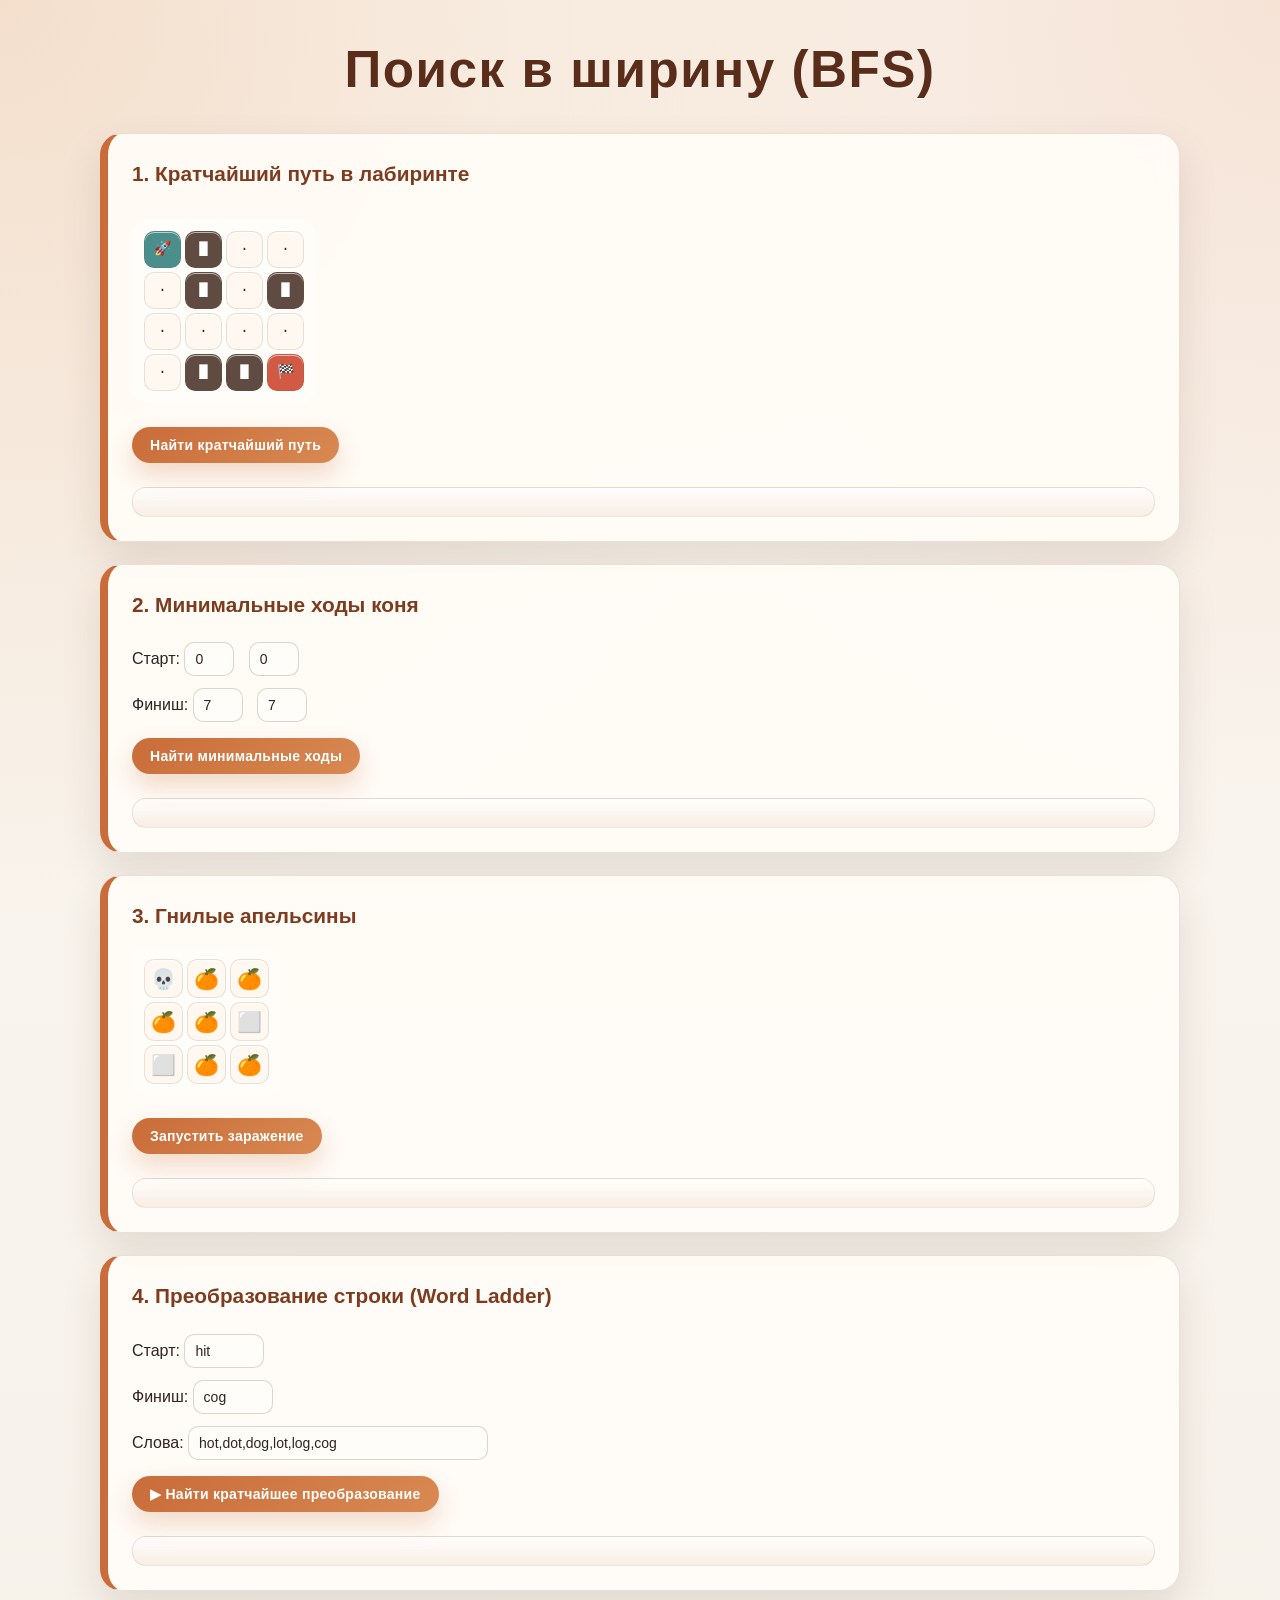
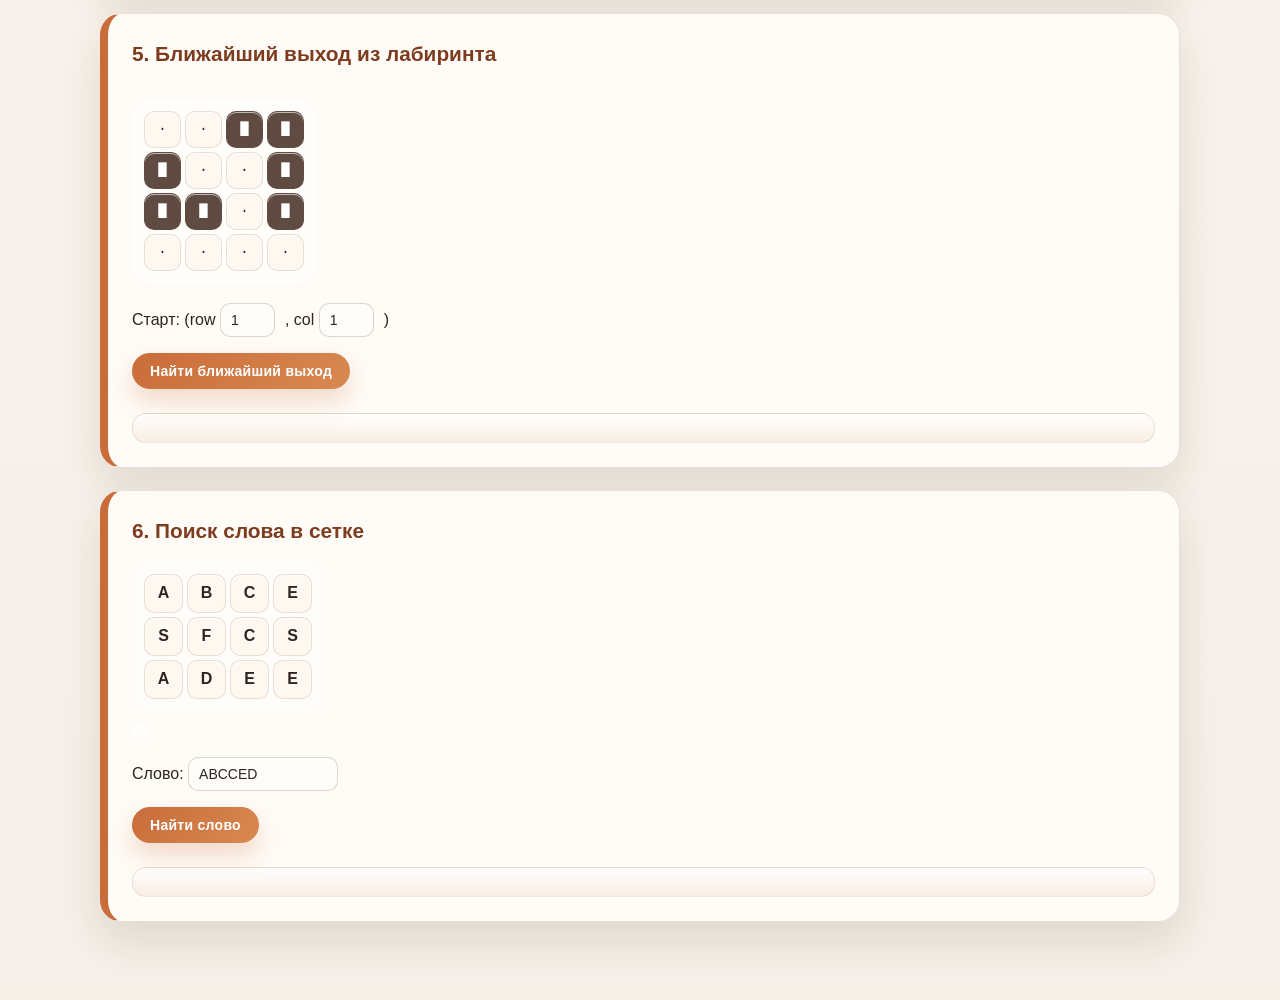
<file: index.html>
<!DOCTYPE html>
<html lang="ru">
<head>
    <meta charset="UTF-8">
    <meta name="viewport" content="width=device-width, initial-scale=1.0">
    <title>BFS - Демонстрация задач</title>
    <style>
        :root {
            --bg: #f4efe7;
            --surface: rgba(255, 252, 247, 0.92);
            --surface-strong: #fffdf9;
            --text: #2f241f;
            --accent: #c96c3a;
            --accent-dark: #9e4f25;
            --border: rgba(116, 82, 65, 0.16);
            --shadow: 0 18px 40px rgba(78, 48, 31, 0.12);
        }
        body {
            font-family: 'Trebuchet MS', 'Segoe UI', sans-serif;
            max-width: 1080px;
            margin: 0 auto;
            padding: 32px 20px 56px;
            color: var(--text);
            line-height: 1.5;
            background:
                radial-gradient(circle at top left, rgba(230, 180, 140, 0.35), transparent 32%),
                radial-gradient(circle at top right, rgba(222, 140, 101, 0.18), transparent 28%),
                linear-gradient(180deg, #fbf6ef 0%, var(--bg) 100%);
        }
        h1 {
            margin: 0 0 24px;
            font-size: clamp(2rem, 4vw, 3.2rem);
            letter-spacing: 0.03em;
            text-align: center;
            color: #5a2d1b;
            text-shadow: 0 1px 0 rgba(255,255,255,0.65);
        }
        .task {
            background: var(--surface);
            margin: 22px 0;
            padding: 24px;
            border: 1px solid var(--border);
            border-left: 8px solid var(--accent);
            border-radius: 22px;
            box-shadow: var(--shadow);
            backdrop-filter: blur(10px);
        }
        .task h2 {
            margin: 0 0 16px 0;
            font-size: 1.3em;
            color: #7d3c1f;
        }
        button {
            background: linear-gradient(135deg, var(--accent) 0%, #d88951 100%);
            color: white;
            border: none;
            padding: 10px 18px;
            cursor: pointer;
            font-family: inherit;
            font-size: 14px;
            font-weight: 700;
            letter-spacing: 0.02em;
            margin: 10px 0;
            border-radius: 999px;
            box-shadow: 0 12px 24px rgba(201, 108, 58, 0.24);
            transition: transform 0.18s ease, box-shadow 0.18s ease, background 0.18s ease;
        }
        button:hover {
            background: linear-gradient(135deg, var(--accent-dark) 0%, #b36233 100%);
            transform: translateY(-1px);
            box-shadow: 0 16px 28px rgba(158, 79, 37, 0.28);
        }
        button:active {
            transform: translateY(0);
        }
        input, select {
            padding: 8px 10px;
            font-family: inherit;
            font-size: 14px;
            margin: 6px 10px 6px 0;
            border: 1px solid rgba(142, 101, 80, 0.28);
            border-radius: 10px;
            background: var(--surface-strong);
            color: var(--text);
            box-sizing: border-box;
        }
        input:focus, select:focus {
            outline: 2px solid rgba(201, 108, 58, 0.22);
            border-color: var(--accent);
        }
        .result {
            background: linear-gradient(180deg, rgba(255,255,255,0.88) 0%, rgba(248, 237, 227, 0.95) 100%);
            padding: 14px 16px;
            margin-top: 14px;
            font-family: 'Consolas', 'Courier New', monospace;
            white-space: pre-wrap;
            border-radius: 14px;
            border: 1px solid rgba(160, 116, 89, 0.18);
            color: #4b332a;
        }
        .maze {
            font-family: 'Consolas', 'Courier New', monospace;
            margin: 14px 0;
            display: inline-block;
            padding: 10px;
            background: rgba(255,255,255,0.45);
            border-radius: 16px;
        }
        .maze-row {
            display: flex;
        }
        .maze-cell {
            width: 35px;
            height: 35px;
            display: flex;
            align-items: center;
            justify-content: center;
            border: 1px solid rgba(116, 82, 65, 0.16);
            font-size: 14px;
            border-radius: 10px;
            margin: 2px;
            background: #fff8f1;
            box-shadow: inset 0 1px 0 rgba(255,255,255,0.6);
        }
        .wall { background: #5f4b42; color: white; }
        .path { background: #5da271; color: white; }
        .start { background: #4b8f8c; color: white; }
        .end { background: #d15a45; color: white; }
        .fresh { background: #f2b544; color: #4a331e; }
        .rotten { background: #c95643; color: white; }
        .empty { background: #efe3d6; }
        table {
            border-collapse: separate;
            border-spacing: 4px;
            margin: 12px 0;
            background: rgba(255,255,255,0.42);
            padding: 8px;
            border-radius: 16px;
        }
        td {
            width: 35px;
            height: 35px;
            text-align: center;
            border: 1px solid rgba(116, 82, 65, 0.16);
            border-radius: 10px;
            background: #fff8f1;
            box-shadow: inset 0 1px 0 rgba(255,255,255,0.65);
        }
        @media (max-width: 720px) {
            body {
                padding: 20px 14px 36px;
            }
            .task {
                padding: 18px;
                border-radius: 18px;
            }
            .maze-cell,
            td {
                width: 30px;
                height: 30px;
                font-size: 13px;
            }
            input[style*="width:300px"] {
                max-width: 100%;
            }
        }
    </style>
</head>
<body>
    <h1>Поиск в ширину (BFS)</h1>

    <!-- ЗАДАЧА 1 -->
    <div class="task">
        <h2>1. Кратчайший путь в лабиринте</h2>
        <div id="maze1"></div>
        <button onclick="task1()">Найти кратчайший путь</button>
        <div id="result1" class="result"></div>
    </div>

    <!-- ЗАДАЧА 2 -->
    <div class="task">
        <h2>2. Минимальные ходы коня</h2>
        <div>Старт: <input type="number" id="kx1" value="0" min="0" max="7" style="width:50px"> 
             <input type="number" id="ky1" value="0" min="0" max="7" style="width:50px"></div>
        <div>Финиш: <input type="number" id="kx2" value="7" min="0" max="7" style="width:50px"> 
             <input type="number" id="ky2" value="7" min="0" max="7" style="width:50px"></div>
        <button onclick="task2()">Найти минимальные ходы</button>
        <div id="result2" class="result"></div>
    </div>

    <!-- ЗАДАЧА 3 -->
    <div class="task">
        <h2>3. Гнилые апельсины</h2>
        <div id="orangesDisplay"></div>
        <button onclick="task3()">Запустить заражение</button>
        <div id="result3" class="result"></div>
    </div>

    <!-- ЗАДАЧА 4 -->
    <div class="task">
        <h2>4. Преобразование строки (Word Ladder)</h2>
        <div>Старт: <input type="text" id="startWord" value="hit" style="width:80px"></div>
        <div>Финиш: <input type="text" id="endWord" value="cog" style="width:80px"></div>
        <div>Слова: <input type="text" id="wordList" value="hot,dot,dog,lot,log,cog" style="width:300px"></div>
        <button onclick="task4()">▶ Найти кратчайшее преобразование</button>
        <div id="result4" class="result"></div>
    </div>

    <!-- ЗАДАЧА 5 -->
    <div class="task">
        <h2>5. Ближайший выход из лабиринта</h2>
        <div id="maze5"></div>
        <div>Старт: (row <input type="number" id="startRow5" value="1" min="0" max="3">, 
                col <input type="number" id="startCol5" value="1" min="0" max="3">)</div>
        <button onclick="task5()">Найти ближайший выход</button>
        <div id="result5" class="result"></div>
    </div>

    <!-- ЗАДАЧА 6 -->
    <div class="task">
        <h2>6. Поиск слова в сетке</h2>
        <div id="grid"></div>
        <div>Слово: <input type="text" id="searchWord" value="ABCCED" style="width:150px"></div>
        <button onclick="task6()">Найти слово</button>
        <div id="result6" class="result"></div>
    </div>

    <script>
        //ЗАДАЧА 1: Кратчайший путь в лабиринте
        const maze1 = [
            [0, 1, 0, 0],
            [0, 1, 0, 1],
            [0, 0, 0, 0],
            [0, 1, 1, 0]
        ];
        
        function drawMaze1() {
            let html = '<div class="maze">';
            for (let i = 0; i < maze1.length; i++) {
                html += '<div class="maze-row">';
                for (let j = 0; j < maze1[0].length; j++) {
                    let cls = 'maze-cell';
                    let content = maze1[i][j] === 1 ? '█' : '·';
                    if (i === 0 && j === 0) { cls += ' start'; content = '🚀'; }
                    if (i === 3 && j === 3) { cls += ' end'; content = '🏁'; }
                    if (maze1[i][j] === 1) cls += ' wall';
                    html += `<div class="${cls}">${content}</div>`;
                }
                html += '</div>';
            }
            html += '</div>';
            document.getElementById('maze1').innerHTML = html;
        }

        function shortestPath(maze, start, end) {
            const rows = maze.length, cols = maze[0].length;
            const queue = [[start[0], start[1], 0]];
            const visited = Array(rows).fill().map(() => Array(cols).fill(false));
            visited[start[0]][start[1]] = true;
            
            const dirs = [[1,0], [-1,0], [0,1], [0,-1]];
            
            while (queue.length > 0) {
                const [row, col, dist] = queue.shift();
                if (row === end[0] && col === end[1]) return dist;
                
                for (const [dr, dc] of dirs) {
                    const nr = row + dr, nc = col + dc;
                    if (nr >= 0 && nr < rows && nc >= 0 && nc < cols && 
                        maze[nr][nc] === 0 && !visited[nr][nc]) {
                        visited[nr][nc] = true;
                        queue.push([nr, nc, dist + 1]);
                    }
                }
            }
            return -1;
        }

        function task1() {
            const dist = shortestPath(maze1, [0, 0], [3, 3]);
            document.getElementById('result1').innerHTML = dist === -1 
                ? 'Путь не найден' 
                : `Кратчайший путь: ${dist} шагов`;
        }

        //ЗАДАЧА 2: Ходы коня 
        function knightMoves(x1, y1, x2, y2) {
            const moves = [[-2,-1], [-2,1], [-1,-2], [-1,2], [1,-2], [1,2], [2,-1], [2,1]];
            const queue = [[x1, y1, 0]];
            const visited = Array(8).fill().map(() => Array(8).fill(false));
            visited[x1][y1] = true;
            
            while (queue.length > 0) {
                const [x, y, dist] = queue.shift();
                if (x === x2 && y === y2) return dist;
                
                for (const [dx, dy] of moves) {
                    const nx = x + dx, ny = y + dy;
                    if (nx >= 0 && nx < 8 && ny >= 0 && ny < 8 && !visited[nx][ny]) {
                        visited[nx][ny] = true;
                        queue.push([nx, ny, dist + 1]);
                    }
                }
            }
            return -1;
        }

        function task2() {
            const x1 = parseInt(document.getElementById('kx1').value);
            const y1 = parseInt(document.getElementById('ky1').value);
            const x2 = parseInt(document.getElementById('kx2').value);
            const y2 = parseInt(document.getElementById('ky2').value);
            const moves = knightMoves(x1, y1, x2, y2);
            document.getElementById('result2').innerHTML = `Минимальное количество ходов: ${moves}`;
        }

        //ЗАДАЧА 3: Гнилые апельсины 
        const oranges = [
            [2, 1, 1],
            [1, 1, 0],
            [0, 1, 1]
        ];
        
        function drawOranges(state) {
            let html = '<table>';
            for (let i = 0; i < state.length; i++) {
                html += '<tr>';
                for (let j = 0; j < state[0].length; j++) {
                    let content = '';
                    if (state[i][j] === 0) { content = '⬜'; }
                    else if (state[i][j] === 1) { content = '🍊'; }
                    else if (state[i][j] === 2) { content = '💀'; }
                    html += `<td style="font-size:20px">${content}</td>`;
                }
                html += '</tr>';
            }
            html += '</table>';
            document.getElementById('orangesDisplay').innerHTML = html;
        }

        function rottenOranges(grid) {
            const rows = grid.length, cols = grid[0].length;
            const queue = [];
            let fresh = 0;
            
            for (let i = 0; i < rows; i++) {
                for (let j = 0; j < cols; j++) {
                    if (grid[i][j] === 2) queue.push([i, j, 0]);
                    if (grid[i][j] === 1) fresh++;
                }
            }
            
            const dirs = [[1,0], [-1,0], [0,1], [0,-1]];
            let time = 0;
            
            while (queue.length > 0) {
                const [row, col, t] = queue.shift();
                time = t;
                
                for (const [dr, dc] of dirs) {
                    const nr = row + dr, nc = col + dc;
                    if (nr >= 0 && nr < rows && nc >= 0 && nc < cols && grid[nr][nc] === 1) {
                        grid[nr][nc] = 2;
                        fresh--;
                        queue.push([nr, nc, t + 1]);
                    }
                }
            }
            
            return fresh === 0 ? time : -1;
        }

        function task3() {
            const copy = oranges.map(row => [...row]);
            const time = rottenOranges(copy);
            drawOranges(copy);
            document.getElementById('result3').innerHTML = time === -1 
                ? 'Не все апельсины могут сгнить' 
                : `Время заражения: ${time} минут`;
        }

        //ЗАДАЧА 4: Преобразование строки
        function wordLadder(start, end, wordSet) {
            if (!wordSet.has(end)) return 0;
            
            const queue = [[start, 1]];
            const visited = new Set();
            visited.add(start);
            
            while (queue.length > 0) {
                const [word, steps] = queue.shift();
                if (word === end) return steps;
                
                for (let i = 0; i < word.length; i++) {
                    for (let code = 97; code <= 122; code++) {
                        const newWord = word.slice(0, i) + String.fromCharCode(code) + word.slice(i + 1);
                        if (wordSet.has(newWord) && !visited.has(newWord)) {
                            visited.add(newWord);
                            queue.push([newWord, steps + 1]);
                        }
                    }
                }
            }
            return 0;
        }

        function task4() {
            const start = document.getElementById('startWord').value;
            const end = document.getElementById('endWord').value;
            const words = document.getElementById('wordList').value.split(',');
            const wordSet = new Set(words.map(w => w.trim()));
            const steps = wordLadder(start, end, wordSet);
            document.getElementById('result4').innerHTML = steps 
                ? `Минимальное количество шагов: ${steps}` 
                : `Путь не найден`;
        }

        //ЗАДАЧА 5: Ближайший выход
        const maze5 = [
            [0, 0, 1, 1],
            [1, 0, 0, 1],
            [1, 1, 0, 1],
            [0, 0, 0, 0]
        ];
        
        function drawMaze5() {
            let html = '<div class="maze">';
            for (let i = 0; i < maze5.length; i++) {
                html += '<div class="maze-row">';
                for (let j = 0; j < maze5[0].length; j++) {
                    let cls = 'maze-cell';
                    let content = maze5[i][j] === 1 ? '█' : '·';
                    if (maze5[i][j] === 1) cls += ' wall';
                    html += `<div class="${cls}">${content}</div>`;
                }
                html += '</div>';
            }
            html += '</div>';
            document.getElementById('maze5').innerHTML = html;
        }

        function nearestExit(maze, start) {
            const rows = maze.length, cols = maze[0].length;
            const queue = [[start[0], start[1], 0]];
            const visited = Array(rows).fill().map(() => Array(cols).fill(false));
            visited[start[0]][start[1]] = true;
            
            const dirs = [[1,0], [-1,0], [0,1], [0,-1]];
            
            while (queue.length > 0) {
                const [row, col, dist] = queue.shift();
                if ((row === 0 || row === rows-1 || col === 0 || col === cols-1) && dist > 0) {
                    return dist;
                }
                
                for (const [dr, dc] of dirs) {
                    const nr = row + dr, nc = col + dc;
                    if (nr >= 0 && nr < rows && nc >= 0 && nc < cols && 
                        maze[nr][nc] === 0 && !visited[nr][nc]) {
                        visited[nr][nc] = true;
                        queue.push([nr, nc, dist + 1]);
                    }
                }
            }
            return -1;
        }

        function task5() {
            const startRow = parseInt(document.getElementById('startRow5').value);
            const startCol = parseInt(document.getElementById('startCol5').value);
            const dist = nearestExit(maze5, [startRow, startCol]);
            document.getElementById('result5').innerHTML = dist === -1 
                ? 'Выход не найден' 
                : `Ближайший выход: ${dist} шагов`;
        }

        // ЗАДАЧА 6: Поиск слова 
        const grid = [
            ['A','B','C','E'],
            ['S','F','C','S'],
            ['A','D','E','E']
        ];
        
        function drawGrid() {
            let html = '<table>';
            for (let i = 0; i < grid.length; i++) {
                html += '<tr>';
                for (let j = 0; j < grid[0].length; j++) {
                    html += `<td style="font-weight:bold">${grid[i][j]}</td>`;
                }
                html += '</tr>';
            }
            html += '<table>';
            document.getElementById('grid').innerHTML = html;
        }

        function existWord(board, word) {
            const rows = board.length, cols = board[0].length;
            
            function dfs(row, col, index) {
                if (index === word.length) return true;
                if (row < 0 || row >= rows || col < 0 || col >= cols || 
                    board[row][col] !== word[index]) return false;
                
                const temp = board[row][col];
                board[row][col] = '#';
                
                const found = dfs(row+1, col, index+1) || dfs(row-1, col, index+1) ||
                             dfs(row, col+1, index+1) || dfs(row, col-1, index+1);
                
                board[row][col] = temp;
                return found;
            }
            
            for (let i = 0; i < rows; i++) {
                for (let j = 0; j < cols; j++) {
                    if (dfs(i, j, 0)) return true;
                }
            }
            return false;
        }

        function task6() {
            const word = document.getElementById('searchWord').value;
            const boardCopy = grid.map(row => [...row]);
            const found = existWord(boardCopy, word);
            document.getElementById('result6').innerHTML = found 
                ? `Слово "${word}" НАЙДЕНО в сетке!` 
                : ` Слово "${word}" НЕ НАЙДЕНО в сетке`;
        }

        // инициализаця
        drawMaze1();
        drawOranges(oranges);
        drawMaze5();
        drawGrid();
    </script>
</body>
</html>
</file>
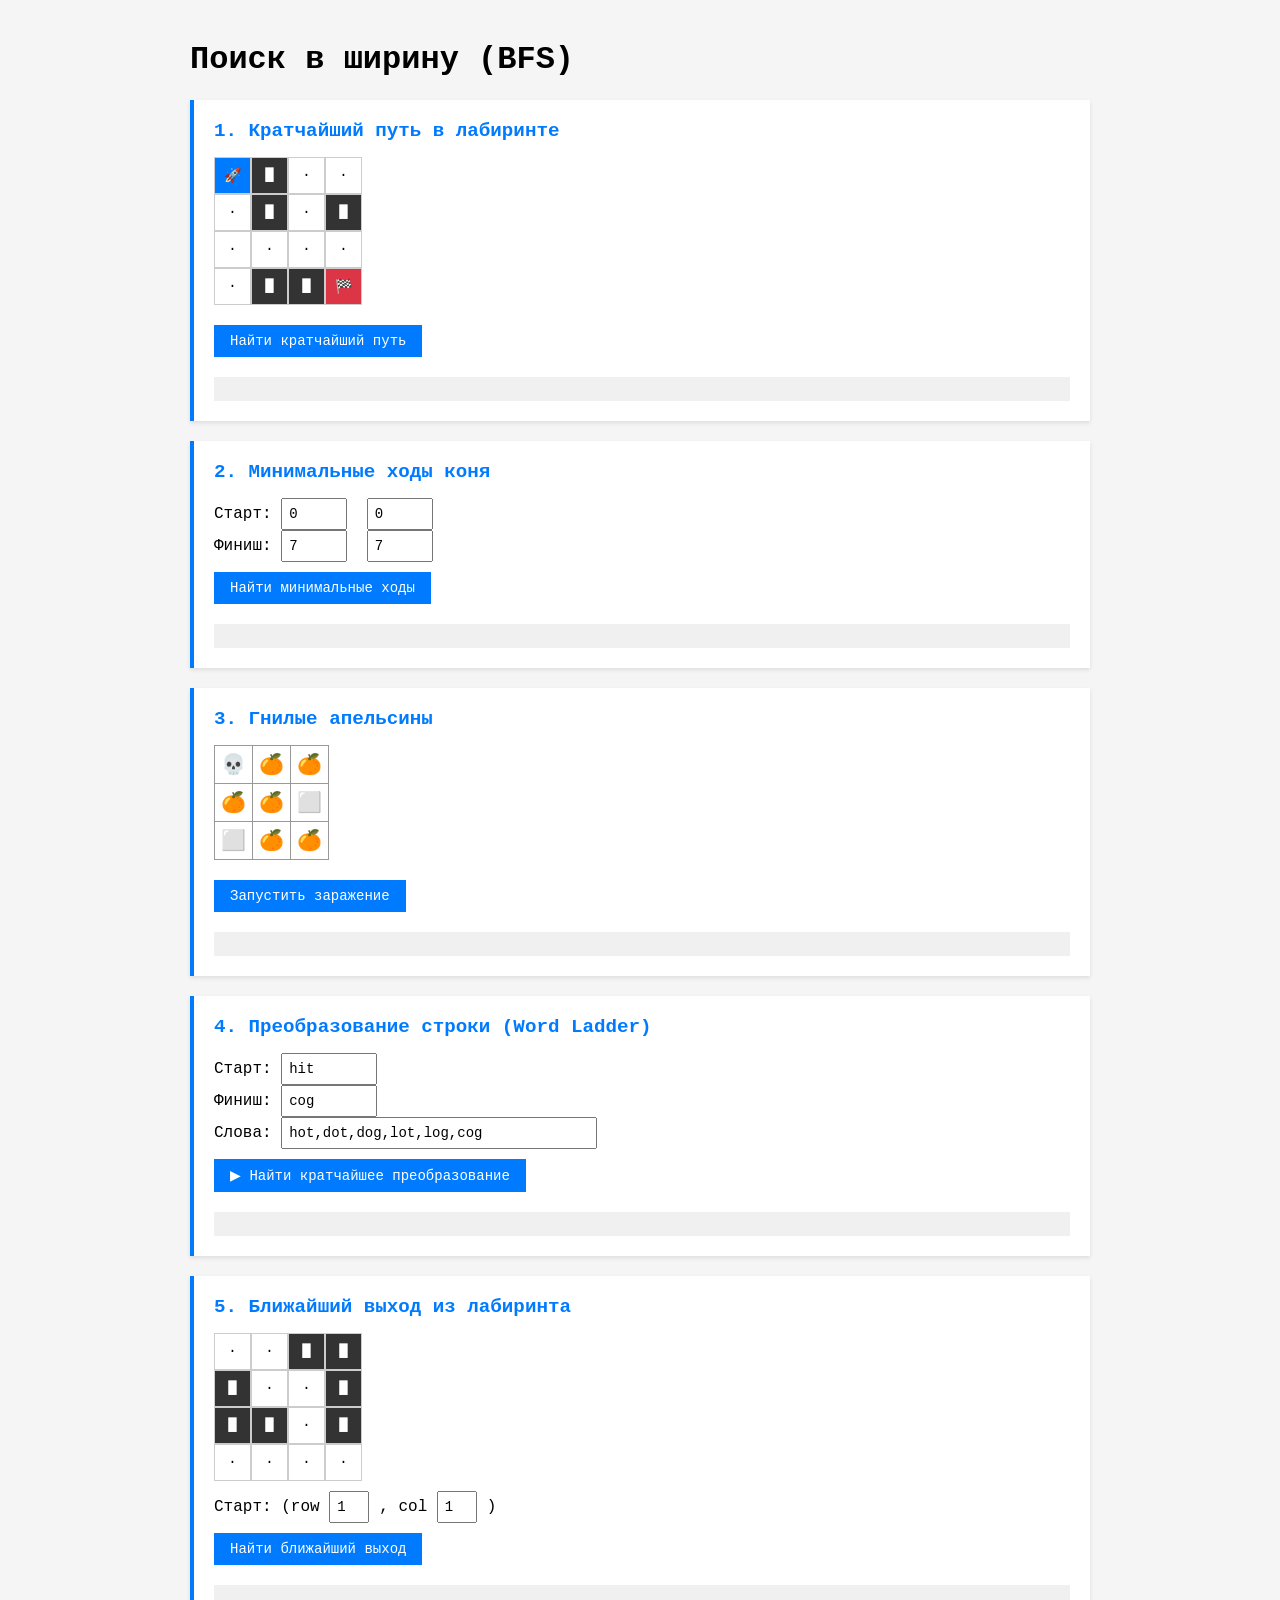
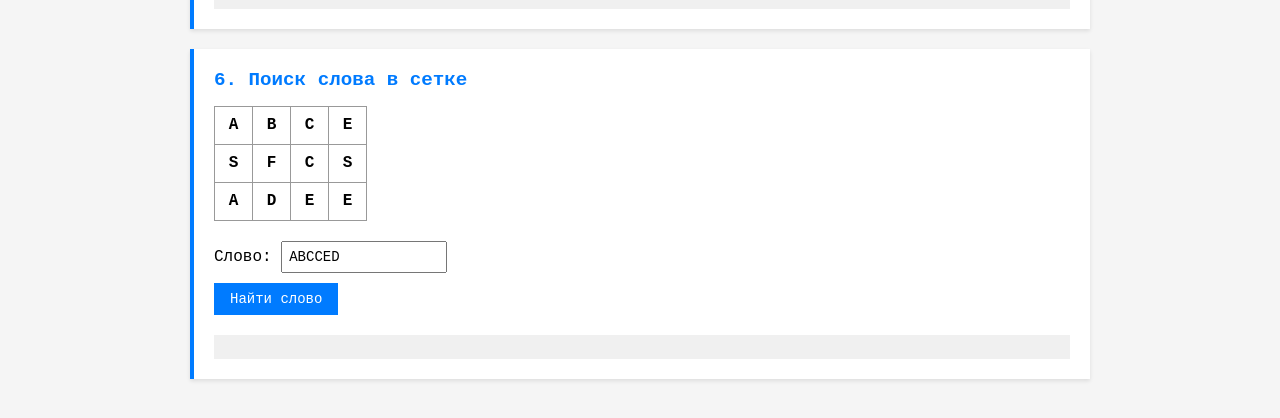
<file: BFS/index.html>
<!DOCTYPE html>
<html lang="ru">
<head>
    <meta charset="UTF-8">
    <meta name="viewport" content="width=device-width, initial-scale=1.0">
    <title>BFS - Демонстрация задач</title>
    <style>
        body {
            font-family: 'Courier New', monospace;
            max-width: 900px;
            margin: 0 auto;
            padding: 20px;
            background: #f5f5f5;
        }
        .task {
            background: white;
            margin: 20px 0;
            padding: 20px;
            border-left: 4px solid #007bff;
            box-shadow: 0 2px 4px rgba(0,0,0,0.1);
        }
        .task h2 {
            margin: 0 0 15px 0;
            font-size: 1.2em;
            color: #007bff;
        }
        button {
            background: #007bff;
            color: white;
            border: none;
            padding: 8px 16px;
            cursor: pointer;
            font-family: monospace;
            font-size: 14px;
            margin: 10px 0;
        }
        button:hover {
            background: #0056b3;
        }
        input, select {
            padding: 6px;
            font-family: monospace;
            font-size: 14px;
            margin-right: 10px;
        }
        .result {
            background: #f0f0f0;
            padding: 12px;
            margin-top: 10px;
            font-family: monospace;
            white-space: pre-wrap;
        }
        .maze {
            font-family: monospace;
            margin: 10px 0;
        }
        .maze-row {
            display: flex;
        }
        .maze-cell {
            width: 35px;
            height: 35px;
            display: flex;
            align-items: center;
            justify-content: center;
            border: 1px solid #ccc;
            font-size: 14px;
        }
        .wall { background: #333; color: white; }
        .path { background: #28a745; color: white; }
        .start { background: #007bff; color: white; }
        .end { background: #dc3545; color: white; }
        .fresh { background: #ffc107; }
        .rotten { background: #dc3545; color: white; }
        .empty { background: #ecf0f1; }
        table {
            border-collapse: collapse;
            margin: 10px 0;
        }
        td {
            width: 35px;
            height: 35px;
            text-align: center;
            border: 1px solid #999;
        }
    </style>
</head>
<body>
    <h1>Поиск в ширину (BFS)</h1>

    <!-- ЗАДАЧА 1 -->
    <div class="task">
        <h2>1. Кратчайший путь в лабиринте</h2>
        <div id="maze1"></div>
        <button onclick="task1()">Найти кратчайший путь</button>
        <div id="result1" class="result"></div>
    </div>

    <!-- ЗАДАЧА 2 -->
    <div class="task">
        <h2>2. Минимальные ходы коня</h2>
        <div>Старт: <input type="number" id="kx1" value="0" min="0" max="7" style="width:50px"> 
             <input type="number" id="ky1" value="0" min="0" max="7" style="width:50px"></div>
        <div>Финиш: <input type="number" id="kx2" value="7" min="0" max="7" style="width:50px"> 
             <input type="number" id="ky2" value="7" min="0" max="7" style="width:50px"></div>
        <button onclick="task2()">Найти минимальные ходы</button>
        <div id="result2" class="result"></div>
    </div>

    <!-- ЗАДАЧА 3 -->
    <div class="task">
        <h2>3. Гнилые апельсины</h2>
        <div id="orangesDisplay"></div>
        <button onclick="task3()">Запустить заражение</button>
        <div id="result3" class="result"></div>
    </div>

    <!-- ЗАДАЧА 4 -->
    <div class="task">
        <h2>4. Преобразование строки (Word Ladder)</h2>
        <div>Старт: <input type="text" id="startWord" value="hit" style="width:80px"></div>
        <div>Финиш: <input type="text" id="endWord" value="cog" style="width:80px"></div>
        <div>Слова: <input type="text" id="wordList" value="hot,dot,dog,lot,log,cog" style="width:300px"></div>
        <button onclick="task4()">▶ Найти кратчайшее преобразование</button>
        <div id="result4" class="result"></div>
    </div>

    <!-- ЗАДАЧА 5 -->
    <div class="task">
        <h2>5. Ближайший выход из лабиринта</h2>
        <div id="maze5"></div>
        <div>Старт: (row <input type="number" id="startRow5" value="1" min="0" max="3">, 
                col <input type="number" id="startCol5" value="1" min="0" max="3">)</div>
        <button onclick="task5()">Найти ближайший выход</button>
        <div id="result5" class="result"></div>
    </div>

    <!-- ЗАДАЧА 6 -->
    <div class="task">
        <h2>6. Поиск слова в сетке</h2>
        <div id="grid"></div>
        <div>Слово: <input type="text" id="searchWord" value="ABCCED" style="width:150px"></div>
        <button onclick="task6()">Найти слово</button>
        <div id="result6" class="result"></div>
    </div>

    <script>
        //ЗАДАЧА 1: Кратчайший путь в лабиринте
        const maze1 = [
            [0, 1, 0, 0],
            [0, 1, 0, 1],
            [0, 0, 0, 0],
            [0, 1, 1, 0]
        ];
        
        function drawMaze1() {
            let html = '<div class="maze">';
            for (let i = 0; i < maze1.length; i++) {
                html += '<div class="maze-row">';
                for (let j = 0; j < maze1[0].length; j++) {
                    let cls = 'maze-cell';
                    let content = maze1[i][j] === 1 ? '█' : '·';
                    if (i === 0 && j === 0) { cls += ' start'; content = '🚀'; }
                    if (i === 3 && j === 3) { cls += ' end'; content = '🏁'; }
                    if (maze1[i][j] === 1) cls += ' wall';
                    html += `<div class="${cls}">${content}</div>`;
                }
                html += '</div>';
            }
            html += '</div>';
            document.getElementById('maze1').innerHTML = html;
        }

        function shortestPath(maze, start, end) {
            const rows = maze.length, cols = maze[0].length;
            const queue = [[start[0], start[1], 0]];
            const visited = Array(rows).fill().map(() => Array(cols).fill(false));
            visited[start[0]][start[1]] = true;
            
            const dirs = [[1,0], [-1,0], [0,1], [0,-1]];
            
            while (queue.length > 0) {
                const [row, col, dist] = queue.shift();
                if (row === end[0] && col === end[1]) return dist;
                
                for (const [dr, dc] of dirs) {
                    const nr = row + dr, nc = col + dc;
                    if (nr >= 0 && nr < rows && nc >= 0 && nc < cols && 
                        maze[nr][nc] === 0 && !visited[nr][nc]) {
                        visited[nr][nc] = true;
                        queue.push([nr, nc, dist + 1]);
                    }
                }
            }
            return -1;
        }

        function task1() {
            const dist = shortestPath(maze1, [0, 0], [3, 3]);
            document.getElementById('result1').innerHTML = dist === -1 
                ? 'Путь не найден' 
                : `Кратчайший путь: ${dist} шагов`;
        }

        //ЗАДАЧА 2: Ходы коня 
        function knightMoves(x1, y1, x2, y2) {
            const moves = [[-2,-1], [-2,1], [-1,-2], [-1,2], [1,-2], [1,2], [2,-1], [2,1]];
            const queue = [[x1, y1, 0]];
            const visited = Array(8).fill().map(() => Array(8).fill(false));
            visited[x1][y1] = true;
            
            while (queue.length > 0) {
                const [x, y, dist] = queue.shift();
                if (x === x2 && y === y2) return dist;
                
                for (const [dx, dy] of moves) {
                    const nx = x + dx, ny = y + dy;
                    if (nx >= 0 && nx < 8 && ny >= 0 && ny < 8 && !visited[nx][ny]) {
                        visited[nx][ny] = true;
                        queue.push([nx, ny, dist + 1]);
                    }
                }
            }
            return -1;
        }

        function task2() {
            const x1 = parseInt(document.getElementById('kx1').value);
            const y1 = parseInt(document.getElementById('ky1').value);
            const x2 = parseInt(document.getElementById('kx2').value);
            const y2 = parseInt(document.getElementById('ky2').value);
            const moves = knightMoves(x1, y1, x2, y2);
            document.getElementById('result2').innerHTML = `Минимальное количество ходов: ${moves}`;
        }

        //ЗАДАЧА 3: Гнилые апельсины 
        const oranges = [
            [2, 1, 1],
            [1, 1, 0],
            [0, 1, 1]
        ];
        
        function drawOranges(state) {
            let html = '<table>';
            for (let i = 0; i < state.length; i++) {
                html += '<tr>';
                for (let j = 0; j < state[0].length; j++) {
                    let content = '';
                    if (state[i][j] === 0) { content = '⬜'; }
                    else if (state[i][j] === 1) { content = '🍊'; }
                    else if (state[i][j] === 2) { content = '💀'; }
                    html += `<td style="font-size:20px">${content}</td>`;
                }
                html += '</tr>';
            }
            html += '</table>';
            document.getElementById('orangesDisplay').innerHTML = html;
        }

        function rottenOranges(grid) {
            const rows = grid.length, cols = grid[0].length;
            const queue = [];
            let fresh = 0;
            
            for (let i = 0; i < rows; i++) {
                for (let j = 0; j < cols; j++) {
                    if (grid[i][j] === 2) queue.push([i, j, 0]);
                    if (grid[i][j] === 1) fresh++;
                }
            }
            
            const dirs = [[1,0], [-1,0], [0,1], [0,-1]];
            let time = 0;
            
            while (queue.length > 0) {
                const [row, col, t] = queue.shift();
                time = t;
                
                for (const [dr, dc] of dirs) {
                    const nr = row + dr, nc = col + dc;
                    if (nr >= 0 && nr < rows && nc >= 0 && nc < cols && grid[nr][nc] === 1) {
                        grid[nr][nc] = 2;
                        fresh--;
                        queue.push([nr, nc, t + 1]);
                    }
                }
            }
            
            return fresh === 0 ? time : -1;
        }

        function task3() {
            const copy = oranges.map(row => [...row]);
            const time = rottenOranges(copy);
            drawOranges(copy);
            document.getElementById('result3').innerHTML = time === -1 
                ? 'Не все апельсины могут сгнить' 
                : `Время заражения: ${time} минут`;
        }

        //ЗАДАЧА 4: Преобразование строки
        function wordLadder(start, end, wordSet) {
            if (!wordSet.has(end)) return 0;
            
            const queue = [[start, 1]];
            const visited = new Set();
            visited.add(start);
            
            while (queue.length > 0) {
                const [word, steps] = queue.shift();
                if (word === end) return steps;
                
                for (let i = 0; i < word.length; i++) {
                    for (let code = 97; code <= 122; code++) {
                        const newWord = word.slice(0, i) + String.fromCharCode(code) + word.slice(i + 1);
                        if (wordSet.has(newWord) && !visited.has(newWord)) {
                            visited.add(newWord);
                            queue.push([newWord, steps + 1]);
                        }
                    }
                }
            }
            return 0;
        }

        function task4() {
            const start = document.getElementById('startWord').value;
            const end = document.getElementById('endWord').value;
            const words = document.getElementById('wordList').value.split(',');
            const wordSet = new Set(words.map(w => w.trim()));
            const steps = wordLadder(start, end, wordSet);
            document.getElementById('result4').innerHTML = steps 
                ? `Минимальное количество шагов: ${steps}` 
                : `Путь не найден`;
        }

        //ЗАДАЧА 5: Ближайший выход
        const maze5 = [
            [0, 0, 1, 1],
            [1, 0, 0, 1],
            [1, 1, 0, 1],
            [0, 0, 0, 0]
        ];
        
        function drawMaze5() {
            let html = '<div class="maze">';
            for (let i = 0; i < maze5.length; i++) {
                html += '<div class="maze-row">';
                for (let j = 0; j < maze5[0].length; j++) {
                    let cls = 'maze-cell';
                    let content = maze5[i][j] === 1 ? '█' : '·';
                    if (maze5[i][j] === 1) cls += ' wall';
                    html += `<div class="${cls}">${content}</div>`;
                }
                html += '</div>';
            }
            html += '</div>';
            document.getElementById('maze5').innerHTML = html;
        }

        function nearestExit(maze, start) {
            const rows = maze.length, cols = maze[0].length;
            const queue = [[start[0], start[1], 0]];
            const visited = Array(rows).fill().map(() => Array(cols).fill(false));
            visited[start[0]][start[1]] = true;
            
            const dirs = [[1,0], [-1,0], [0,1], [0,-1]];
            
            while (queue.length > 0) {
                const [row, col, dist] = queue.shift();
                if ((row === 0 || row === rows-1 || col === 0 || col === cols-1) && dist > 0) {
                    return dist;
                }
                
                for (const [dr, dc] of dirs) {
                    const nr = row + dr, nc = col + dc;
                    if (nr >= 0 && nr < rows && nc >= 0 && nc < cols && 
                        maze[nr][nc] === 0 && !visited[nr][nc]) {
                        visited[nr][nc] = true;
                        queue.push([nr, nc, dist + 1]);
                    }
                }
            }
            return -1;
        }

        function task5() {
            const startRow = parseInt(document.getElementById('startRow5').value);
            const startCol = parseInt(document.getElementById('startCol5').value);
            const dist = nearestExit(maze5, [startRow, startCol]);
            document.getElementById('result5').innerHTML = dist === -1 
                ? 'Выход не найден' 
                : `Ближайший выход: ${dist} шагов`;
        }

        // ЗАДАЧА 6: Поиск слова 
        const grid = [
            ['A','B','C','E'],
            ['S','F','C','S'],
            ['A','D','E','E']
        ];
        
        function drawGrid() {
            let html = '<table>';
            for (let i = 0; i < grid.length; i++) {
                html += '<tr>';
                for (let j = 0; j < grid[0].length; j++) {
                    html += `<td style="font-weight:bold">${grid[i][j]}</td>`;
                }
                html += '</tr>';
            }
            html += '<table>';
            document.getElementById('grid').innerHTML = html;
        }

        function existWord(board, word) {
            const rows = board.length, cols = board[0].length;
            
            function dfs(row, col, index) {
                if (index === word.length) return true;
                if (row < 0 || row >= rows || col < 0 || col >= cols || 
                    board[row][col] !== word[index]) return false;
                
                const temp = board[row][col];
                board[row][col] = '#';
                
                const found = dfs(row+1, col, index+1) || dfs(row-1, col, index+1) ||
                             dfs(row, col+1, index+1) || dfs(row, col-1, index+1);
                
                board[row][col] = temp;
                return found;
            }
            
            for (let i = 0; i < rows; i++) {
                for (let j = 0; j < cols; j++) {
                    if (dfs(i, j, 0)) return true;
                }
            }
            return false;
        }

        function task6() {
            const word = document.getElementById('searchWord').value;
            const boardCopy = grid.map(row => [...row]);
            const found = existWord(boardCopy, word);
            document.getElementById('result6').innerHTML = found 
                ? `Слово "${word}" НАЙДЕНО в сетке!` 
                : ` Слово "${word}" НЕ НАЙДЕНО в сетке`;
        }

        // инициализаця
        drawMaze1();
        drawOranges(oranges);
        drawMaze5();
        drawGrid();
    </script>
</body>
</html>
</file>
